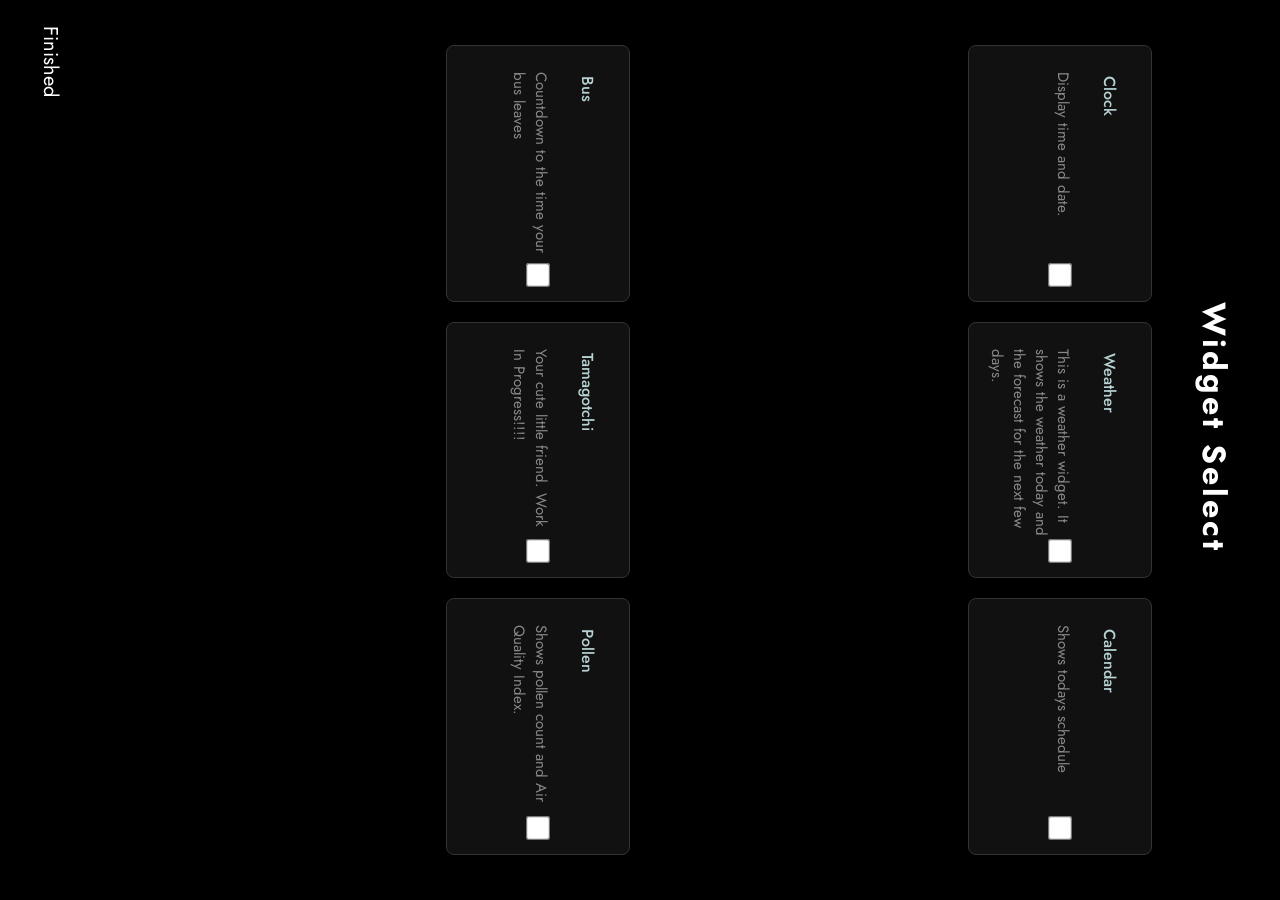
<file: select.html>
<!DOCTYPE html>
<html lang="en">
<head>
	<meta charset="UTF-8">
	<meta name="viewport" content="width=device-width, initial-scale=1.0">
	<title>Select widgets</title>
	<link rel='stylesheet' href="./css/index.css">
</head>
<body onload="initSelect()">
    <h1 class="header">Widget Select</h1>

    <div class="menu">
        <div class="widgetSelect">
            <div class="widget-info">
                <div class="widgetHeader">Clock</div>
                <div class="widgetText">Display time and date.</div>
            </div>
            <input type="checkbox" class="widgetCheckbox" data-widget="clock0">
        </div>
        <div class="widgetSelect">
            <div class="widget-info">
                <div class="widgetHeader">Weather</div>
                <div class="widgetText">This is a weather widget. It shows the weather today and the forecast for the next few days.</div>
            </div>
            <input type="checkbox" class="widgetCheckbox" data-widget="weather0">
        </div>
        <div class="widgetSelect">
            <div class="widget-info">
                <div class="widgetHeader">Calendar</div>
                <div class="widgetText">Shows todays schedule</div>
            </div>
            <input type="checkbox" class="widgetCheckbox" data-widget="calender0">
        </div>
        <div class="widgetSelect">
            <div class="widget-info">
                <div class="widgetHeader">Bus</div>
                <div class="widgetText">Countdown to the time your bus leaves</div>
            </div>
            <input type="checkbox" class="widgetCheckbox" data-widget="bus0">
        </div>
        <div class="widgetSelect">
            <div class="widget-info">
                <div class="widgetHeader">Tamagotchi</div>
                <div class="widgetText">Your cute little friend. Work In Progress!!!!</div>
            </div>
            <input type="checkbox" class="widgetCheckbox" data-widget="tamagotchi0">
        </div>
        <div class="widgetSelect">
            <div class="widget-info">
                <div class="widgetHeader">Pollen</div>
                <div class="widgetText">Shows pollen count and Air Quality Index.</div>
            </div>
            <input type="checkbox" class="widgetCheckbox" data-widget="pollen0">
        </div>
    </div>

    <button id="finishedButton" onclick="window.location.href='index.html';">Finished</button>

<script src="main.js"></script>
</body>
</html>
</file>
<file: css/index.css>
@import url('https://fonts.googleapis.com/css2?family=Bungee&family=Jost:ital,wght@0,100..900;1,100..900&display=swap');

*{
    margin: 0;
    padding: 0;
    font-family: 'Jost';
    user-select: none;
}

body {
    background: black;
    overflow: hidden;
}

h1 {
    color: white;
    letter-spacing: 3px;
}

.header {
    position: absolute;
    rotate: 90deg;
    bottom: 50%;
    left: 85%;
    align-items: center;
    align-content: center;
    align-self: center;
    display: flex;
    white-space: nowrap;
}

.clock {
    position: absolute;
    bottom: 15%;
    left: 80%;
    background: #000000;
    cursor: pointer;
    display: flex;
    align-items: center;
    justify-content: center;
    rotate: 90deg;
}

.clock:hover{
    border: 2px dashed lightslategray;
    border-radius: 10px;
}

#clock0 {
    display: flex;
    flex-direction: column;
    align-items: center;
    gap: -3px;
    width: 310px;
    height: 140px;
}

#clock1 {
    display: flex;
    color: white;
    font-size: 70px;
    font-variant-numeric: tabular-nums;
}

#clock2 {
    display: flex;
    color: slategray;
    font-size: 20px;
    font-family: 'bungee';
    transform: scaleX(1.5);
}

.bus{
    color: white;
    font-size: 70px;
    position: absolute;
    bottom: 75%;
    left: 1%;
    width: 300px;
    height: 100px;
    background: #000000;
    cursor: pointer;
    display: flex;
    align-items: center;
    justify-content: center;
    rotate: 90deg;
    transition: font-size 0.5s ease, color 0.5s ease;
}

.bus:hover{
    border: 2px dashed lightslategray;
    border-radius: 10px;
}

.weather{
    color: white;
    position: absolute;
    bottom: 50%;
    left: 73%;
    width: 400px;
    height: 400px;
    background: #000000;
    cursor: pointer;
    display: flex;
    align-items: center;
    justify-content: center;
    rotate: 90deg;
}

.weather:hover{
border: 2px dashed lightslategray;
border-radius: 10px;
}

.pollen{
    color: white;
    position: absolute;
    bottom: 70%;
    left: 40%;
    width: 200px;
    height: 250px;
    background: #000000;
    cursor: pointer;
    display: flex;
    align-items: center;
    justify-content: center;
    rotate: 90deg;
}

.pollen:hover{
border: 2px dashed lightslategray;
border-radius: 10px;
}

.calender {
    color: white;
    position: absolute;
    top: 25%;
    left: 30%;
    width: 28vw;
    min-width: 350px;
    max-width: 450px;
    height: 750px;
    background: #000000;
    cursor: pointer;
    padding: 20px;
    transform: rotate(90deg);
    -webkit-font-smoothing: antialiased;
    -moz-osx-font-smoothing: grayscale;
    backface-visibility: hidden;
    border: 2px solid transparent;
    overflow-y: auto;
    scrollbar-width: none;
    -ms-overflow-style: none;
}

.calender::-webkit-scrollbar {
    width: 0px;
    background: transparent;
}

.calender:hover {
    border: 2px dashed lightslategray;
    scrollbar-width: thin;
    border-radius: 10px;
}

.calender:hover::-webkit-scrollbar {
    width: 4px;
}

.calender:hover::-webkit-scrollbar-thumb {
    background: #333;
    border-radius: 2px;
}

.calendar-wrapper-box {
    display: flex;
    flex-direction: column;
    min-height: 100%;
}

.calendar-header {
    display: flex;
    justify-content: space-between;
    align-items: center;
    margin-bottom: 15px;
    border-bottom: 1px solid #111111;
    padding-bottom: 10px;
}

.calendar-header h3 {
    font-size:16px;
    font-weight: 500;
    color: #ffffff;
}

.calendar-header button {
    background: #000000;
    color: #ffffff;
    border: 1px solid #333333;
    padding: 4px 10px;
    border-radius: 4px;
    cursor: pointer;
    font-size: 11px;
    opacity: 0;
    transition: opacity 0.2s ease-in-out;
    pointer-events: none;
}

.calender:hover .calendar-header button {
    opacity: 1;
    pointer-events: auto;
}

.calendar-header button:hover {
    background: #222;
}

.calendar-day-group {
    display: flex;
    padding: 10px 0;
    border-bottom: 1px solid #111;
    align-items: flex-start;
    font-size: 13px;
}

.calendar-date {
    width: 110px;
    font-weight: 500;
    color: #777777;
    text-transform: uppercase;
    font-size: 11px;
    letter-spacing: 0.5px;
    flex-shrink: 0;
}

.calendar-events-list {
    flex-grow: 1;
    display: flex;
    flex-direction: column;
    gap: 8px;
}

.event-row {
    display: flex;
    align-items: center;
}

.event-dot {
    width: 7px;
    height: 7px;
    border-radius: 50%;
    margin-right: 8px;
    flex-shrink: 0;
}

.event-time {
    width: 120px;
    color: #aaaaaa;
    font-size: 11px;
    flex-shrink: 0;
}

.event-title {
    color: #ffffff;
    font-weight: 400;
    font-size: 11px;
    word-break: break-word;
}

#content {
    color: #666666;
    font-size: 13px;
}

#weather-card {
    background: #000000;
    color: white;
    padding: 24px;
    width: 300px;
}

.weather-header {
    display: flex;
    justify-content: space-between;
    align-items: flex-start;
    margin-bottom: 8px;
}

.w-city {
    font-size: 16px;
    font-weight: 600;
    letter-spacing: -0.3px;
}

.w-condition {
    font-size: 13px;
    color: #888888;
    margin-top: 2px;
}

.w-icon {
    font-size: 26px;
}

.w-temp {
    font-size: 46px;
    font-weight: 700;
    letter-spacing: -1px;
    margin: 16px 0;
}

.w-forecast {
    border-top: 1px solid #222222;
    padding-top: 14px;
    margin-top: 16px;
}

.forecast-row {
    display: flex;
    justify-content: space-between;
    align-items: center;
    font-size: 13px;
    margin-bottom: 10px;
}

.forecast-day {
    font-weight: 500;
    width: 40px;
}

.forecast-temp-max {
    color: #ffffff;
}

.forecast-temps-min {
    color: #777777;
    margin-left: 4px;
}

#clear {
    color:#333333;
    font-size: 20px;
    background-color: #000000;
    position: absolute;
    width: 50px;
    height: 50px;
    left: 1%;
    top: 1%;
    cursor: pointer;
    display: flex;
    align-items: center;
    justify-content: center;
    rotate: 90deg;
    border: none;
    opacity: 0;
    pointer-events: none;
    transition: opacity 0.3s ease;
}

#clear.show {
  opacity: 1;
  pointer-events: auto;
}

#clear:hover {
    border: 2px dashed lightslategray;
    border-radius: 10px;
}

#add {
    color:#333333;
    font-size: 20px;
    background-color: #000000;
    position: absolute;
    width: 50px;
    height: 50px;
    left: 1%;
    bottom: 1%;
    cursor: pointer;
    display: flex;
    align-items: center;
    justify-content: center;
    rotate: 90deg;
    border: none;
    opacity: 0;
    pointer-events: none;
    transition: opacity 0.3s ease;
}

#add.show {
  opacity: 1;
  pointer-events: auto;
}

#add:hover {
    border: 2px dashed lightslategray;
    border-radius: 10px;
}

#finishedButton {
    color:#ffffff;
    font-size: 20px;
    background-color: #000000;
    position: absolute;
    width: 100px;
    height: 50px;
    left: 0.1%;
    top: 4%;
    cursor: pointer;
    display: flex;
    align-items: center;
    justify-content: center;
    rotate: 90deg;
    border: none;
}

#finishedButton:hover {
    border: 2px dashed lightslategray;
    border-radius: 10px;
}

.menu {
    display: flex;
    flex-wrap: wrap;
    gap: 20px;
    justify-content: center;
    align-items: flex-start;
    padding: 20px;
    width: 90vh;
    height: 80vw;
    margin: auto;
    position: absolute;
    top: 0;
    bottom: 0;
    left: 0;
    right: 0;
    rotate: 90deg;
    overflow-y: auto;
    overflow-x: hidden;
    scrollbar-width: none;
    -ms-overflow-style: none;
}

.menu::-webkit-scrollbar {
    width: 0px;
    background: transparent;
}

.menu:hover {
    scrollbar-width: thin;
}

.menu:hover::-webkit-scrollbar {
    width: 4px;
}

.menu:hover::-webkit-scrollbar-thumb {
    background: #333;
    border-radius: 2px;
}

.widgetSelect {
    display: flex;
    flex-direction: row;
    justify-content: space-between;
    position: relative;
    flex: 1 1 200px;
    min-width: 150px;
    height: 150px;
    background: #111;
    color: white;
    border: 1px solid #333;
    border-radius: 8px;
    padding: 16px;
    cursor: pointer;
    transition: border-color 0.2s ease;
    user-select: none;
}

.widgetSelect:hover {
    border: 2px dashed lightslategray;
}

.widget-info {
    display: flex;
    flex-direction: column;
    flex-grow: 1;
    padding-right: 10px;
    overflow: hidden;
}

.widgetHeader {
    padding: 14px;
    font-weight: 500;
    color: #B6D1D2;
}

.widgetText {
    padding: 10px;
    color: #888;
    font-size: 15px;
}

.widgetCheckbox {
    position: absolute;
    right: 16px;
    top: 50%;
    transform: translateY(-50%) scale(1.2);
    width: 20px;
    height: 20px;
    accent-color: #333;
    cursor: pointer;
}

.hidden0 {
  display: none !important;
}

#tamagotchi0 {
    color: white;
    font-size: 70px;
    position: absolute;
    bottom: 50%;
    left: 1%;
    width: 300px;
    height: 80px;
    background: #000000;
    cursor: pointer;
    display: flex;
    align-items: center;
    justify-content: center;
}

.tamagotchi-content {
    display: flex;
    align-items: center;
    gap: 10px;
    transform: rotate(90deg);
}

#tamagotchi0:hover{
    border: 2px dashed lightslategray;
    border-radius: 10px;
}
</file>
